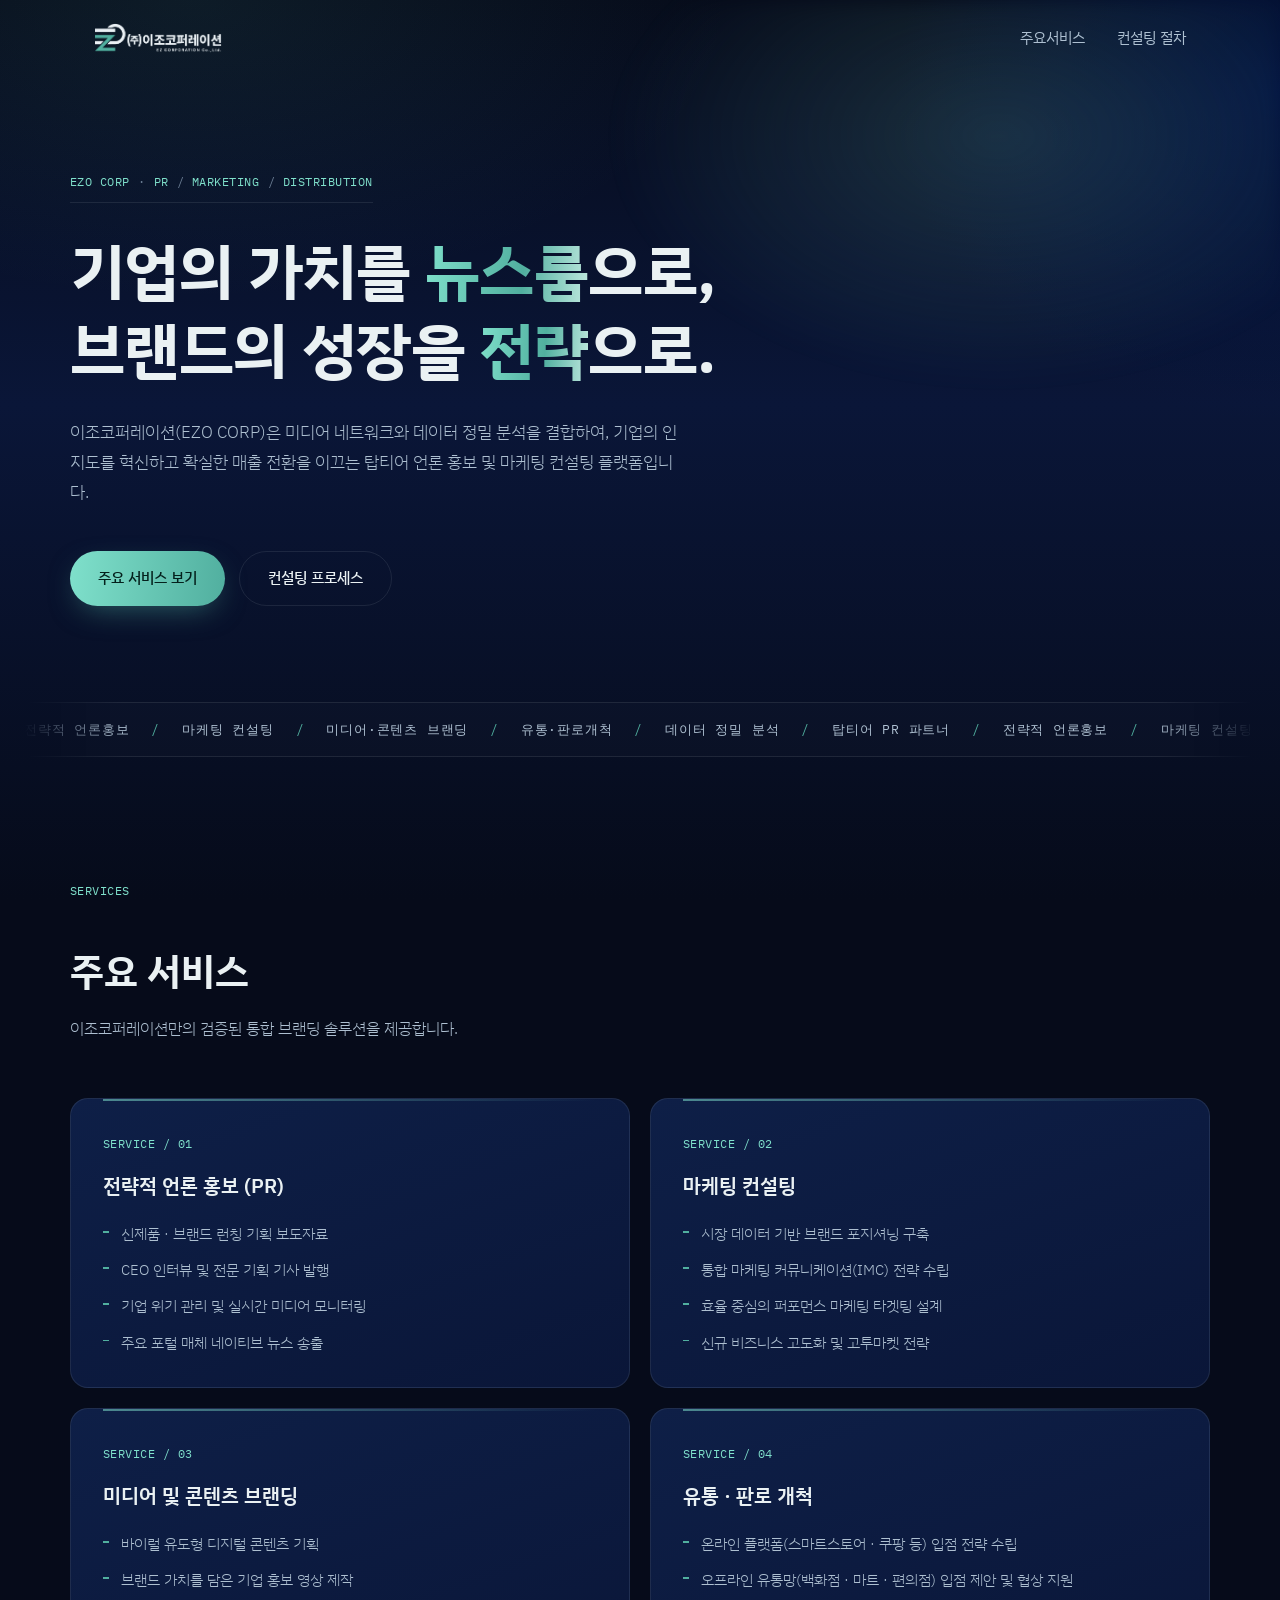
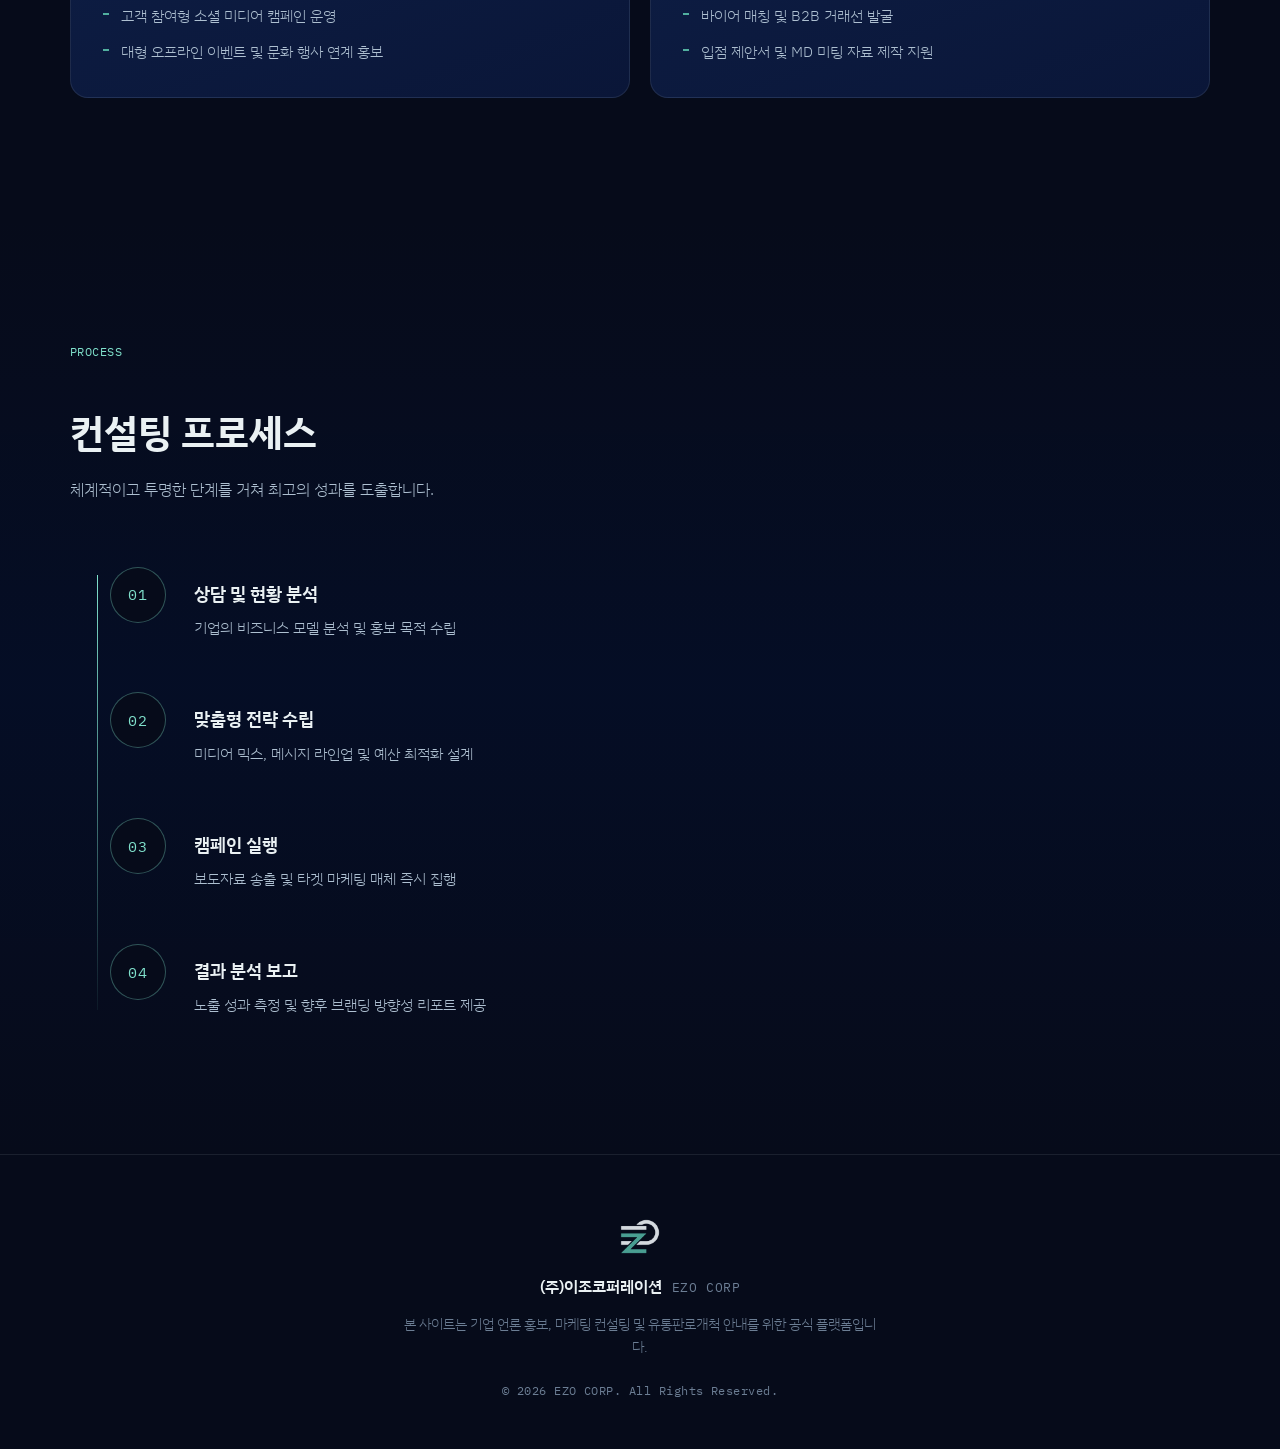
<file: index.html>
<!DOCTYPE html>
<html lang="ko">
<head>
<meta charset="UTF-8">
<meta name="viewport" content="width=device-width, initial-scale=1.0">
<title>이조코퍼레이션 | 기업 언론 홍보 &amp; 마케팅 컨설팅 플랫폼</title>
<meta name="description" content="이조코퍼레이션(EZO CORP)은 미디어 네트워크와 데이터 정밀 분석을 결합하여 기업의 인지도를 혁신하고 매출 전환을 이끄는 언론 홍보, 마케팅 컨설팅, 유통판로개척 전문 플랫폼입니다.">
<meta name="naver-site-verification" content="6fe7982ae2f66254086c52e242c7f82327430b1d" />
<link rel="icon" type="image/x-icon" href="favicon.ico">
<link rel="icon" type="image/png" sizes="32x32" href="favicon-32.png">
<link rel="icon" type="image/png" sizes="192x192" href="favicon-192.png">
<link rel="apple-touch-icon" href="apple-touch-icon.png">
<meta name="google-site-verification" content="EA2Tizvic1wWc7GV7FSx76QEZNzkK5bL35JAaWdREAw" />
<link rel="preconnect" href="https://fonts.googleapis.com">
<link rel="preconnect" href="https://fonts.gstatic.com" crossorigin>
<link href="https://fonts.googleapis.com/css2?family=IBM+Plex+Mono:wght@400;500;600&family=IBM+Plex+Sans+KR:wght@300;400;500;600;700&display=swap" rel="stylesheet">

<link rel="stylesheet" href="styles.css">
</head>
<body>

<a class="skip-link" href="#main">본문으로 바로가기</a>

<header class="site-header" id="site-header">
  <div class="header-inner">
    <a href="#top" class="brand" aria-label="이조코퍼레이션 홈으로 이동">
      <img src="logo-horizontal-light.png" alt="이조코퍼레이션 EZO CORP" class="brand-logo" width="1100" height="257">
    </a>

    <nav class="main-nav" id="main-nav">
      <a href="#services">주요서비스</a>
      <a href="#process">컨설팅 절차</a>
    </nav>

    <button class="nav-toggle" id="nav-toggle" aria-expanded="false" aria-controls="main-nav" aria-label="메뉴 열기">
      <span></span><span></span><span></span>
    </button>
  </div>
</header>

<main id="main">

  <section class="hero" id="top">
    <div class="hero-glow" aria-hidden="true"></div>
    <div class="hero-inner">
      <p class="eyebrow mono">EZO CORP <span class="dot">·</span> PR <span class="dot">/</span> MARKETING <span class="dot">/</span> DISTRIBUTION</p>

      <h1 class="hero-title">
        기업의 가치를 <span class="grad-text">뉴스룸</span>으로,<br>
        브랜드의 성장을 <span class="grad-text">전략</span>으로.
      </h1>

      <p class="hero-sub">
        이조코퍼레이션(EZO CORP)은 미디어 네트워크와 데이터 정밀 분석을 결합하여, 기업의 인지도를 혁신하고
        확실한 매출 전환을 이끄는 탑티어 언론 홍보 및 마케팅 컨설팅 플랫폼입니다.
      </p>

      <div class="hero-cta">
        <a href="#services" class="btn btn-primary">주요 서비스 보기</a>
        <a href="#process" class="btn btn-ghost">컨설팅 프로세스</a>
      </div>
    </div>

    <div class="ticker" aria-hidden="true">
      <div class="ticker-track">
        <span>전략적 언론홍보</span><span class="sep">/</span>
        <span>마케팅 컨설팅</span><span class="sep">/</span>
        <span>미디어·콘텐츠 브랜딩</span><span class="sep">/</span>
        <span>유통·판로개척</span><span class="sep">/</span>
        <span>데이터 정밀 분석</span><span class="sep">/</span>
        <span>탑티어 PR 파트너</span><span class="sep">/</span>
        <span>전략적 언론홍보</span><span class="sep">/</span>
        <span>마케팅 컨설팅</span><span class="sep">/</span>
        <span>미디어·콘텐츠 브랜딩</span><span class="sep">/</span>
        <span>유통·판로개척</span><span class="sep">/</span>
        <span>데이터 정밀 분석</span><span class="sep">/</span>
        <span>탑티어 PR 파트너</span><span class="sep">/</span>
      </div>
    </div>
  </section>

  <section class="section" id="services">
    <div class="section-inner">
      <p class="eyebrow mono">SERVICES</p>
      <h2 class="section-title">주요 서비스</h2>
      <p class="section-sub">이조코퍼레이션만의 검증된 통합 브랜딩 솔루션을 제공합니다.</p>

      <div class="card-grid">

        <article class="card reveal">
          <p class="card-tag mono">SERVICE / 01</p>
          <h3>전략적 언론 홍보 (PR)</h3>
          <ul>
            <li>신제품 · 브랜드 런칭 기획 보도자료</li>
            <li>CEO 인터뷰 및 전문 기획 기사 발행</li>
            <li>기업 위기 관리 및 실시간 미디어 모니터링</li>
            <li>주요 포털 매체 네이티브 뉴스 송출</li>
          </ul>
        </article>

        <article class="card reveal">
          <p class="card-tag mono">SERVICE / 02</p>
          <h3>마케팅 컨설팅</h3>
          <ul>
            <li>시장 데이터 기반 브랜드 포지셔닝 구축</li>
            <li>통합 마케팅 커뮤니케이션(IMC) 전략 수립</li>
            <li>효율 중심의 퍼포먼스 마케팅 타겟팅 설계</li>
            <li>신규 비즈니스 고도화 및 고투마켓 전략</li>
          </ul>
        </article>

        <article class="card reveal">
          <p class="card-tag mono">SERVICE / 03</p>
          <h3>미디어 및 콘텐츠 브랜딩</h3>
          <ul>
            <li>바이럴 유도형 디지털 콘텐츠 기획</li>
            <li>브랜드 가치를 담은 기업 홍보 영상 제작</li>
            <li>고객 참여형 소셜 미디어 캠페인 운영</li>
            <li>대형 오프라인 이벤트 및 문화 행사 연계 홍보</li>
          </ul>
        </article>

        <article class="card reveal">
          <p class="card-tag mono">SERVICE / 04</p>
          <h3>유통 · 판로 개척</h3>
          <ul>
            <li>온라인 플랫폼(스마트스토어 · 쿠팡 등) 입점 전략 수립</li>
            <li>오프라인 유통망(백화점 · 마트 · 편의점) 입점 제안 및 협상 지원</li>
            <li>바이어 매칭 및 B2B 거래선 발굴</li>
            <li>입점 제안서 및 MD 미팅 자료 제작 지원</li>
          </ul>
        </article>

      </div>
    </div>
  </section>

  <section class="section section-alt" id="process">
    <div class="section-inner">
      <p class="eyebrow mono">PROCESS</p>
      <h2 class="section-title">컨설팅 프로세스</h2>
      <p class="section-sub">체계적이고 투명한 단계를 거쳐 최고의 성과를 도출합니다.</p>

      <ol class="timeline">
        <li class="timeline-step reveal">
          <span class="timeline-num mono">01</span>
          <div class="timeline-body">
            <h3>상담 및 현황 분석</h3>
            <p>기업의 비즈니스 모델 분석 및 홍보 목적 수립</p>
          </div>
        </li>
        <li class="timeline-step reveal">
          <span class="timeline-num mono">02</span>
          <div class="timeline-body">
            <h3>맞춤형 전략 수립</h3>
            <p>미디어 믹스, 메시지 라인업 및 예산 최적화 설계</p>
          </div>
        </li>
        <li class="timeline-step reveal">
          <span class="timeline-num mono">03</span>
          <div class="timeline-body">
            <h3>캠페인 실행</h3>
            <p>보도자료 송출 및 타겟 마케팅 매체 즉시 집행</p>
          </div>
        </li>
        <li class="timeline-step reveal">
          <span class="timeline-num mono">04</span>
          <div class="timeline-body">
            <h3>결과 분석 보고</h3>
            <p>노출 성과 측정 및 향후 브랜딩 방향성 리포트 제공</p>
          </div>
        </li>
      </ol>
    </div>
  </section>

</main>

<footer class="site-footer">
  <div class="footer-inner">
    <img src="logo-icon-light.png" alt="" class="footer-mark" width="1000" height="893" aria-hidden="true">
    <p class="footer-name">(주)이조코퍼레이션 <span class="mono">EZO CORP</span></p>
    <p class="footer-desc">본 사이트는 기업 언론 홍보, 마케팅 컨설팅 및 유통판로개척 안내를 위한 공식 플랫폼입니다.</p>
    <p class="footer-copy mono">© 2026 EZO CORP. All Rights Reserved.</p>
  </div>
</footer>

<script src="script.js"></script>
</body>
</html>
</file>
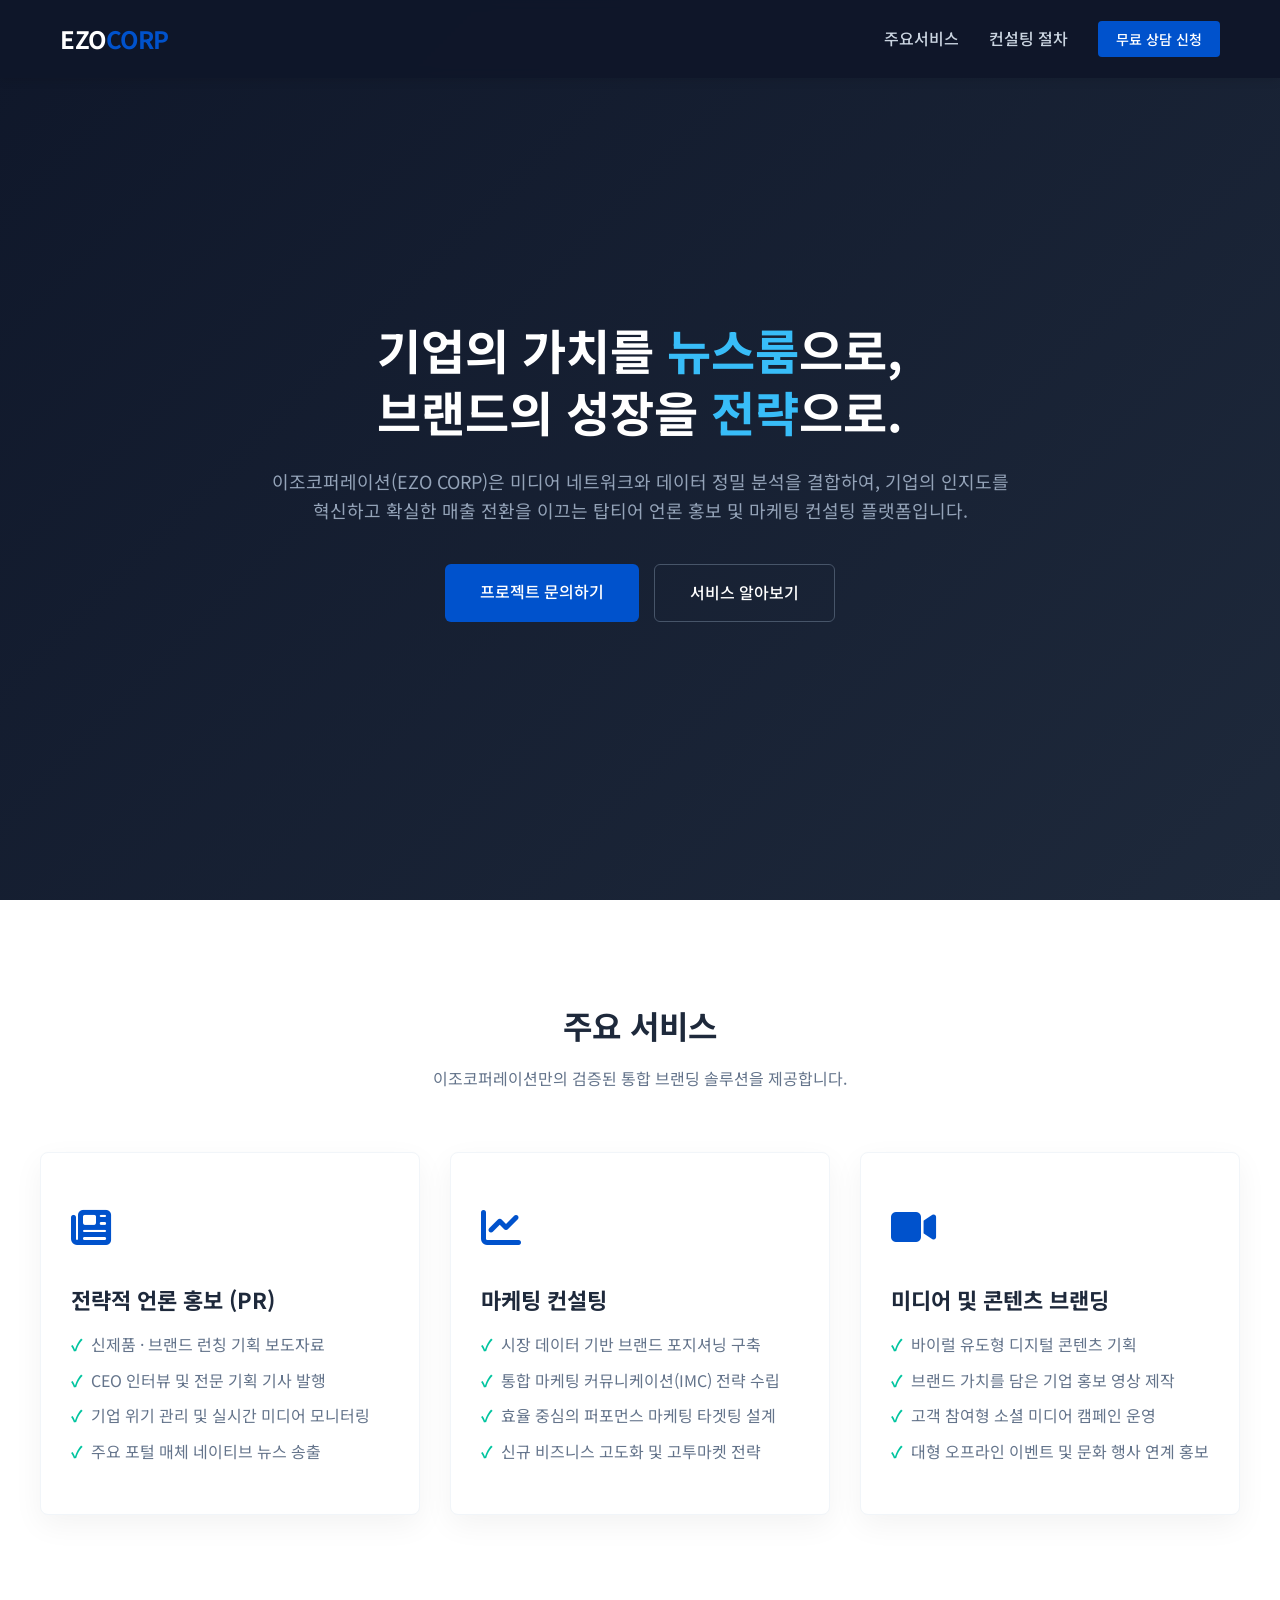
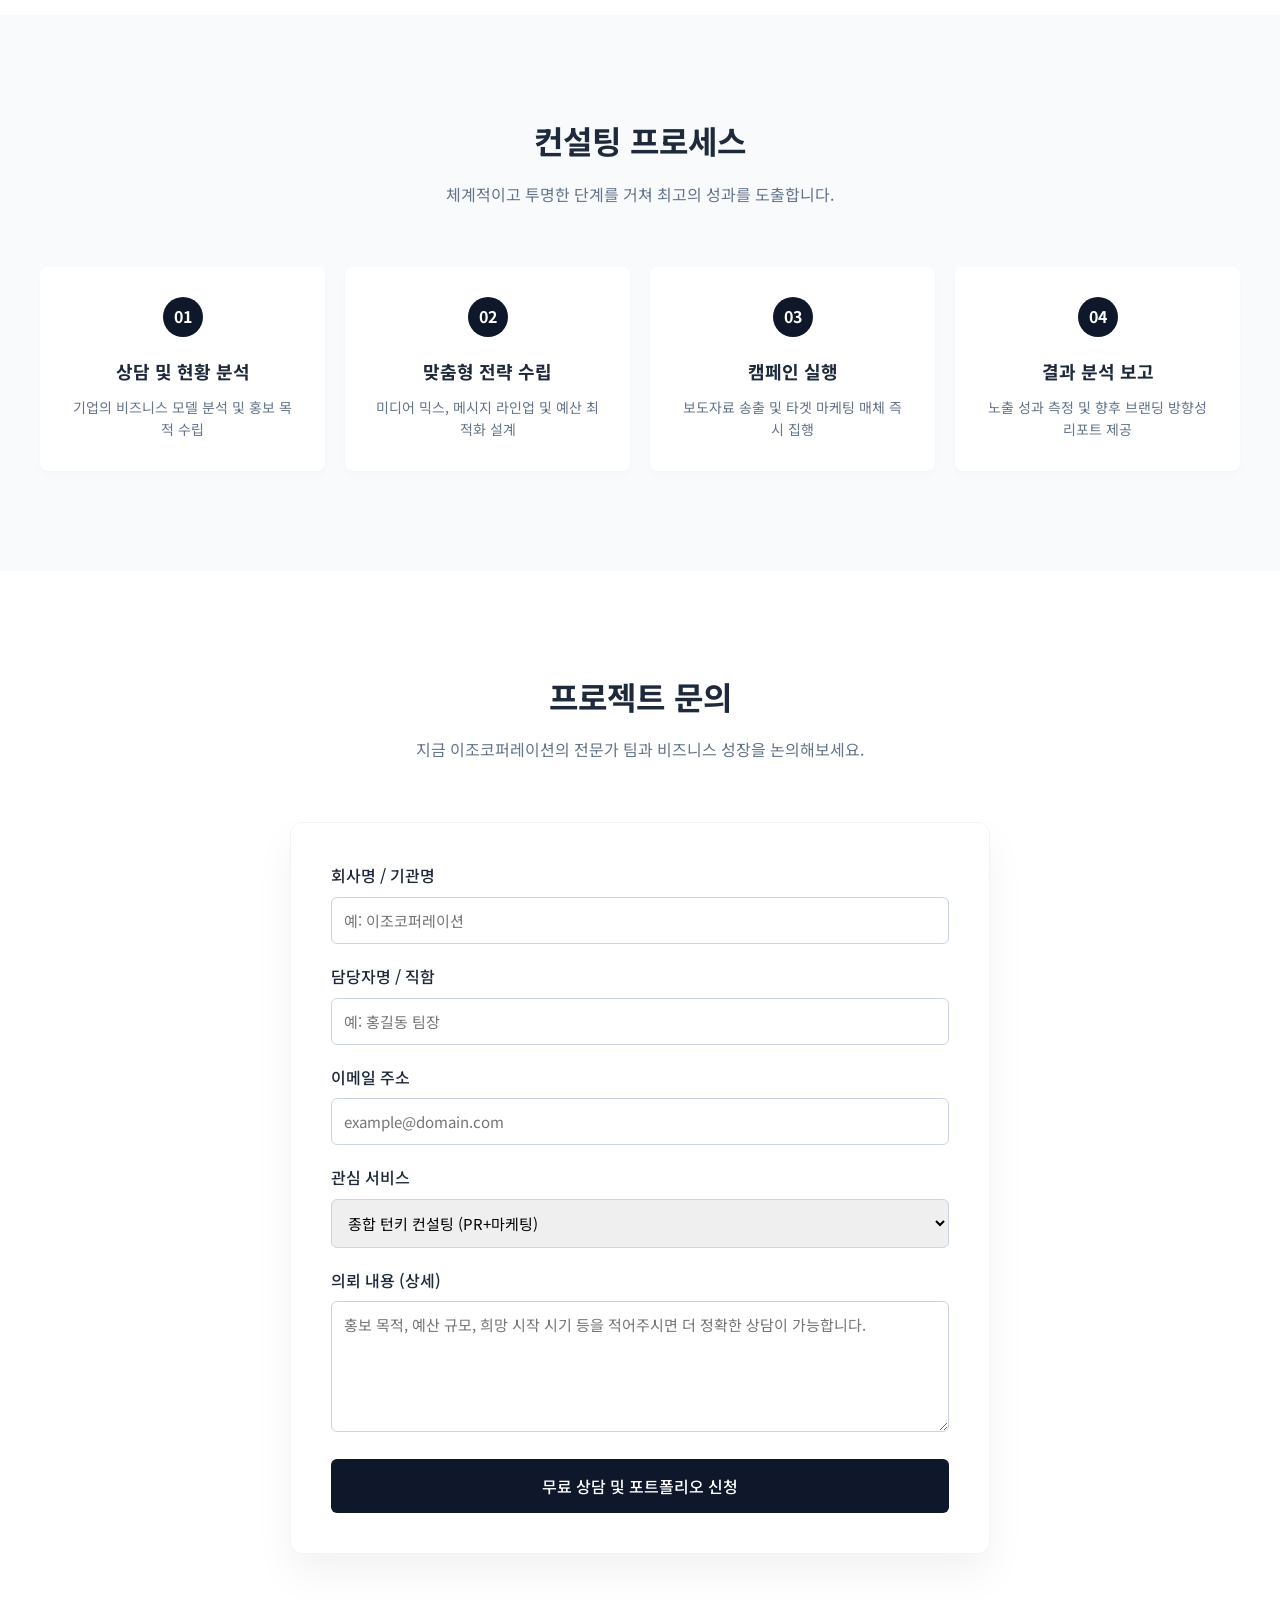
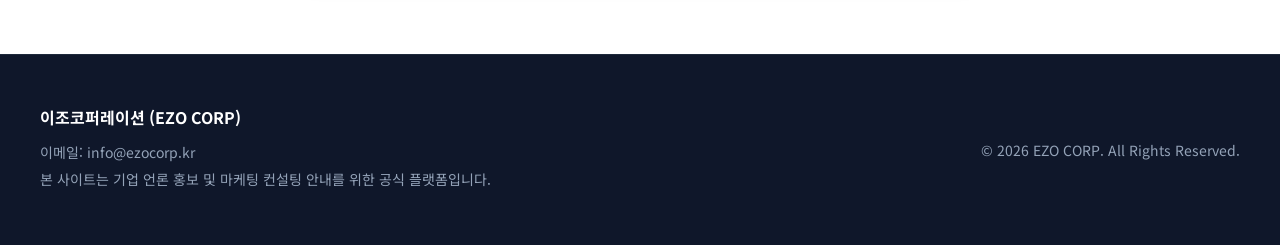
<file: gemini-code-1781671115486.html>
<!DOCTYPE html>
<html lang="ko">
<head>
    <meta charset="UTF-8">
    <meta name="viewport" content="width=device-width, initial-scale=1.0">
    <title>이조코퍼레이션 | 기업 언론 홍보 & 마케팅 컨설팅 플랫폼</title>
    <!-- Google Fonts & FontAwesome Icons -->
    <link href="https://fonts.googleapis.com/css2?family=Noto+Sans+KR:wght@300;400;500;700&display=swap" rel="stylesheet">
    <link rel="stylesheet" href="https://cdnjs.cloudflare.com/ajax/libs/font-awesome/6.4.0/css/all.min.css">
    
    <style>
        :root {
            --primary-color: #0052cc;
            --secondary-color: #00c49f;
            --dark-bg: #0f172a;
            --light-bg: #f8fafc;
            --text-main: #334155;
            --text-muted: #64748b;
            --white: #ffffff;
        }

        * {
            margin: 0;
            padding: 0;
            box-sizing: border-box;
            font-family: 'Noto Sans KR', sans-serif;
            scroll-behavior: smooth;
        }

        body {
            color: var(--text-main);
            background-color: var(--white);
            line-height: 1.6;
        }

        /* Navigation */
        header {
            position: fixed;
            top: 0;
            left: 0;
            width: 100%;
            background-color: rgba(15, 23, 42, 0.95);
            backdrop-filter: blur(5px);
            z-index: 1000;
            box-shadow: 0 2px 10px rgba(0,0,0,0.1);
        }

        .nav-container {
            max-width: 1200px;
            margin: 0 auto;
            display: flex;
            justify-content: space-between;
            align-items: center;
            padding: 20px;
        }

        .logo {
            font-size: 24px;
            font-weight: 700;
            color: var(--white);
            text-decoration: none;
            letter-spacing: -0.5px;
        }

        .logo span {
            color: var(--primary-color);
        }

        .nav-links {
            display: flex;
            list-style: none;
            gap: 30px;
        }

        .nav-links a {
            color: #cbd5e1;
            text-decoration: none;
            font-weight: 500;
            transition: color 0.3s;
        }

        .nav-links a:hover {
            color: var(--white);
        }

        .btn-consulting {
            background-color: var(--primary-color);
            color: var(--white) !important;
            padding: 8px 18px;
            border-radius: 4px;
            font-size: 14px;
        }

        .btn-consulting:hover {
            background-color: #0043a4;
        }

        /* Hero Section */
        .hero {
            background: linear-gradient(135deg, #0f172a 0%, #1e293b 100%);
            min-height: 100vh;
            display: flex;
            align-items: center;
            color: var(--white);
            padding: 120px 20px 80px 20px;
            text-align: center;
        }

        .hero-container {
            max-width: 800px;
            margin: 0 auto;
        }

        .hero h1 {
            font-size: 48px;
            font-weight: 700;
            line-height: 1.3;
            margin-bottom: 24px;
            word-break: keep-all;
        }

        .hero h1 span {
            color: #38bdf8;
        }

        .hero p {
            font-size: 18px;
            color: #94a3b8;
            margin-bottom: 40px;
            word-break: keep-all;
        }

        .hero .cta-buttons {
            display: flex;
            justify-content: center;
            gap: 15px;
        }

        .btn {
            display: inline-block;
            padding: 15px 35px;
            border-radius: 6px;
            font-size: 16px;
            font-weight: 500;
            text-decoration: none;
            transition: all 0.3s;
        }

        .btn-main {
            background-color: var(--primary-color);
            color: var(--white);
        }

        .btn-main:hover {
            background-color: #0043a4;
            transform: translateY(-2px);
        }

        .btn-sub {
            background-color: transparent;
            color: var(--white);
            border: 1px solid #475569;
        }

        .btn-sub:hover {
            background-color: rgba(255,255,255,0.05);
            border-color: var(--white);
        }

        /* Section Global */
        section {
            padding: 100px 20px;
        }

        .section-title {
            text-align: center;
            margin-bottom: 60px;
        }

        .section-title h2 {
            font-size: 32px;
            font-weight: 700;
            margin-bottom: 15px;
            color: #1e293b;
        }

        .section-title p {
            color: var(--text-muted);
            font-size: 16px;
        }

        /* Core Services */
        .services-grid {
            max-width: 1200px;
            margin: 0 auto;
            display: grid;
            grid-template-columns: repeat(auto-fit, minmax(300px, 1fr));
            gap: 30px;
        }

        .service-card {
            background-color: var(--white);
            padding: 40px 30px;
            border-radius: 8px;
            box-shadow: 0 10px 30px rgba(0,0,0,0.05);
            border: 1px solid #f1f5f9;
            transition: transform 0.3s, box-shadow 0.3s;
        }

        .service-card:hover {
            transform: translateY(-5px);
            box-shadow: 0 15px 35px rgba(0,0,0,0.1);
        }

        .service-icon {
            font-size: 40px;
            color: var(--primary-color);
            margin-bottom: 25px;
        }

        .service-card h3 {
            font-size: 22px;
            margin-bottom: 15px;
            color: #1e293b;
        }

        .service-card ul {
            list-style: none;
            color: var(--text-muted);
        }

        .service-card ul li {
            margin-bottom: 10px;
            position: relative;
            padding-left: 20px;
        }

        .service-card ul li::before {
            content: "✓";
            position: absolute;
            left: 0;
            color: var(--secondary-color);
            font-weight: bold;
        }

        /* Process Section */
        .process-section {
            background-color: var(--light-bg);
        }

        .process-container {
            max-width: 1200px;
            margin: 0 auto;
            display: flex;
            justify-content: space-between;
            position: relative;
            flex-wrap: wrap;
            gap: 20px;
        }

        .process-step {
            flex: 1;
            min-width: 240px;
            background: var(--white);
            padding: 30px;
            border-radius: 8px;
            text-align: center;
            box-shadow: 0 4px 6px rgba(0,0,0,0.02);
        }

        .step-number {
            width: 40px;
            height: 40px;
            background-color: var(--dark-bg);
            color: var(--white);
            border-radius: 50%;
            display: flex;
            align-items: center;
            justify-content: center;
            margin: 0 auto 20px auto;
            font-weight: 700;
        }

        .process-step h4 {
            font-size: 18px;
            margin-bottom: 10px;
            color: #1e293b;
        }

        .process-step p {
            font-size: 14px;
            color: var(--text-muted);
        }

        /* Contact Section */
        .contact-container {
            max-width: 700px;
            margin: 0 auto;
            background-color: var(--white);
            padding: 40px;
            border-radius: 12px;
            box-shadow: 0 20px 40px rgba(0,0,0,0.05);
            border: 1px solid #f1f5f9;
        }

        .form-group {
            margin-bottom: 20px;
        }

        .form-group label {
            display: block;
            margin-bottom: 8px;
            font-weight: 500;
            color: #1e293b;
        }

        .form-group input, .form-group select, .form-group textarea {
            width: 100%;
            padding: 12px;
            border: 1px solid #cbd5e1;
            border-radius: 6px;
            font-size: 15px;
            outline: none;
            transition: border-color 0.3s;
        }

        .form-group input:focus, .form-group select:focus, .form-group textarea:focus {
            border-color: var(--primary-color);
        }

        .btn-submit {
            width: 100%;
            background-color: var(--dark-bg);
            color: var(--white);
            border: none;
            padding: 15px;
            font-size: 16px;
            font-weight: 500;
            border-radius: 6px;
            cursor: pointer;
            transition: background-color 0.3s;
        }

        .btn-submit:hover {
            background-color: #1e293b;
        }

        /* Footer */
        footer {
            background-color: var(--dark-bg);
            color: #94a3b8;
            padding: 50px 20px;
            font-size: 14px;
            border-top: 1px solid #1e293b;
        }

        .footer-container {
            max-width: 1200px;
            margin: 0 auto;
            display: flex;
            justify-content: space-between;
            align-items: center;
            flex-wrap: wrap;
            gap: 20px;
        }

        .footer-info p {
            margin-bottom: 5px;
        }

        /* Responsive Design */
        @media (max-width: 768px) {
            .nav-links { display: none; }
            .hero h1 { font-size: 32px; }
            .hero p { font-size: 16px; }
            .hero .cta-buttons { flex-direction: column; }
            .process-container { flex-direction: column; }
            .footer-container { flex-direction: column; text-align: center; }
        }
    </style>
</head>
<body>

    <!-- Header Navigation -->
    <header>
        <div class="nav-container">
            <a href="#" class="logo">EZO<span>CORP</span></a>
            <ul class="nav-links">
                <li><a href="#services">주요서비스</a></li>
                <li><a href="#process">컨설팅 절차</a></li>
                <li><a href="#contact" class="btn-consulting">무료 상담 신청</a></li>
            </ul>
        </div>
    </header>

    <!-- Hero Section -->
    <section class="hero" id="home">
        <div class="hero-container">
            <h1>기업의 가치를 <span>뉴스룸</span>으로,<br>브랜드의 성장을 <span>전략</span>으로.</h1>
            <p>이조코퍼레이션(EZO CORP)은 미디어 네트워크와 데이터 정밀 분석을 결합하여, 기업의 인지도를 혁신하고 확실한 매출 전환을 이끄는 탑티어 언론 홍보 및 마케팅 컨설팅 플랫폼입니다.</p>
            <div class="cta-buttons">
                <a href="#contact" class="btn btn-main">프로젝트 문의하기</a>
                <a href="#services" class="btn btn-sub">서비스 알아보기</a>
            </div>
        </div>
    </section>

    <!-- Services Section -->
    <section id="services">
        <div class="section-title">
            <h2>주요 서비스</h2>
            <p>이조코퍼레이션만의 검증된 통합 브랜딩 솔루션을 제공합니다.</p>
        </div>
        <div class="services-grid">
            <!-- Card 1 -->
            <div class="service-card">
                <div class="service-icon"><i class="fa-solid fa-newspaper"></i></div>
                <h3>전략적 언론 홍보 (PR)</h3>
                <ul>
                    <li>신제품 · 브랜드 런칭 기획 보도자료</li>
                    <li>CEO 인터뷰 및 전문 기획 기사 발행</li>
                    <li>기업 위기 관리 및 실시간 미디어 모니터링</li>
                    <li>주요 포털 매체 네이티브 뉴스 송출</li>
                </ul>
            </div>
            <!-- Card 2 -->
            <div class="service-card">
                <div class="service-icon"><i class="fa-solid fa-chart-line"></i></div>
                <h3>마케팅 컨설팅</h3>
                <ul>
                    <li>시장 데이터 기반 브랜드 포지셔닝 구축</li>
                    <li>통합 마케팅 커뮤니케이션(IMC) 전략 수립</li>
                    <li>효율 중심의 퍼포먼스 마케팅 타겟팅 설계</li>
                    <li>신규 비즈니스 고도화 및 고투마켓 전략</li>
                </ul>
            </div>
            <!-- Card 3 -->
            <div class="service-card">
                <div class="service-icon"><i class="fa-solid fa-video"></i></div>
                <h3>미디어 및 콘텐츠 브랜딩</h3>
                <ul>
                    <li>바이럴 유도형 디지털 콘텐츠 기획</li>
                    <li>브랜드 가치를 담은 기업 홍보 영상 제작</li>
                    <li>고객 참여형 소셜 미디어 캠페인 운영</li>
                    <li>대형 오프라인 이벤트 및 문화 행사 연계 홍보</li>
                </ul>
            </div>
        </div>
    </section>

    <!-- Process Section -->
    <section id="process" class="process-section">
        <div class="section-title">
            <h2>컨설팅 프로세스</h2>
            <p>체계적이고 투명한 단계를 거쳐 최고의 성과를 도출합니다.</p>
        </div>
        <div class="process-container">
            <div class="process-step">
                <div class="step-number">01</div>
                <h4>상담 및 현황 분석</h4>
                <p>기업의 비즈니스 모델 분석 및 홍보 목적 수립</p>
            </div>
            <div class="process-step">
                <div class="step-number">02</div>
                <h4>맞춤형 전략 수립</h4>
                <p>미디어 믹스, 메시지 라인업 및 예산 최적화 설계</p>
            </div>
            <div class="process-step">
                <div class="step-number">03</div>
                <h4>캠페인 실행</h4>
                <p>보도자료 송출 및 타겟 마케팅 매체 즉시 집행</p>
            </div>
            <div class="process-step">
                <div class="step-number">04</div>
                <h4>결과 분석 보고</h4>
                <p>노출 성과 측정 및 향후 브랜딩 방향성 리포트 제공</p>
            </div>
        </div>
    </section>

    <!-- Contact Section -->
    <section id="contact">
        <div class="section-title">
            <h2>프로젝트 문의</h2>
            <p>지금 이조코퍼레이션의 전문가 팀과 비즈니스 성장을 논의해보세요.</p>
        </div>
        <div class="contact-container">
            <!-- 폼 전송을 위해 추후 백엔드 연동 가능 (기본형) -->
            <form action="#" method="POST" onsubmit="alert('상담 신청이 완료되었습니다. 담당자가 신속히 연락드리겠습니다.'); return false;">
                <div class="form-group">
                    <label for="company">회사명 / 기관명</label>
                    <input type="text" id="company" required placeholder="예: 이조코퍼레이션">
                </div>
                <div class="form-group">
                    <label for="name">담당자명 / 직함</label>
                    <input type="text" id="name" required placeholder="예: 홍길동 팀장">
                </div>
                <div class="form-group">
                    <label for="email">이메일 주소</label>
                    <input type="email" id="email" required placeholder="example@domain.com">
                </div>
                <div class="form-group">
                    <label for="service-type">관심 서비스</label>
                    <select id="service-type">
                        <option value="all">종합 턴키 컨설팅 (PR+마케팅)</option>
                        <option value="pr">언론 홍보 (보도자료 / 인터뷰)</option>
                        <option value="marketing">마케팅 전략 및 퍼포먼스 광고</option>
                        <option value="media">콘텐츠 및 영상 제작 브랜딩</option>
                    </select>
                </div>
                <div class="form-group">
                    <label for="message">의뢰 내용 (상세)</label>
                    <textarea id="message" rows="5" required placeholder="홍보 목적, 예산 규모, 희망 시작 시기 등을 적어주시면 더 정확한 상담이 가능합니다."></textarea>
                </div>
                <button type="submit" class="btn-submit">무료 상담 및 포트폴리오 신청</button>
            </form>
        </div>
    </section>

    <!-- Footer -->
    <footer>
        <div class="footer-container">
            <div class="footer-info">
                <strong style="color: #fff; font-size: 16px; display: block; margin-bottom: 10px;">이조코퍼레이션 (EZO CORP)</strong>
                <p>이메일: info@ezocorp.kr</p>
                <p>본 사이트는 기업 언론 홍보 및 마케팅 컨설팅 안내를 위한 공식 플랫폼입니다.</p>
            </div>
            <div class="footer-copyright">
                &copy; 2026 EZO CORP. All Rights Reserved.
            </div>
        </div>
    </footer>

</body>
</html>
</file>
<file: styles.css>
/* ===========================================================
   이조코퍼레이션 — Design tokens
   Navy/teal sourced directly from brand mark:
   navy #001959 · teal #51AF9F
   =========================================================== */
:root{
  --navy-brand: #001959;
  --bg-base:    #060B1A;
  --bg-mid:     #0A1638;
  --bg-card:    #0E1F47;
  --bg-card-hi: #11264F;

  --teal:        #51AF9F;
  --teal-bright: #7FE0CB;

  --ink-0: #EAF1F3;
  --ink-1: #AEC0D1;
  --ink-2: #6C7E94;

  --line:      rgba(234,241,243,0.09);
  --line-hi:   rgba(127,224,203,0.35);

  --font-display: 'IBM Plex Sans KR', 'Pretendard', sans-serif;
  --font-mono:    'IBM Plex Mono', 'SFMono-Regular', monospace;

  --max: 1140px;
  --ease: cubic-bezier(.22,1,.36,1);
}

*{ box-sizing: border-box; }
html{ scroll-behavior: smooth; }
@media (prefers-reduced-motion: reduce){
  html{ scroll-behavior: auto; }
  *{ animation-duration: 0.001ms !important; animation-iteration-count: 1 !important; transition-duration: 0.001ms !important; }
}

body{
  margin:0;
  background: var(--bg-base);
  color: var(--ink-0);
  font-family: var(--font-display);
  font-weight: 400;
  line-height: 1.6;
  -webkit-font-smoothing: antialiased;
}

img{ max-width:100%; display:block; }
a{ color: inherit; text-decoration: none; }
ul{ margin:0; padding:0; list-style:none; }
h1,h2,h3,p{ margin:0; }

.mono{ font-family: var(--font-mono); letter-spacing: 0.04em; }

::selection{ background: var(--teal); color: var(--bg-base); }

:focus-visible{
  outline: 2px solid var(--teal-bright);
  outline-offset: 3px;
  border-radius: 4px;
}

.skip-link{
  position:absolute; left:-999px; top:auto;
  background: var(--teal); color:#04201c; padding:10px 16px; border-radius: 8px; z-index: 999;
}
.skip-link:focus{ left: 16px; top: 16px; }

/* ===== Background atmosphere ===== */
body{
  background-image:
    radial-gradient(ellipse 900px 500px at 15% 0%, rgba(81,175,159,0.10), transparent 60%),
    radial-gradient(ellipse 700px 600px at 100% 10%, rgba(0,25,89,0.55), transparent 55%),
    linear-gradient(180deg, var(--bg-base) 0%, var(--bg-mid) 45%, var(--bg-base) 100%);
  background-attachment: fixed;
}

/* ===========================================================
   Header
   =========================================================== */
.site-header{
  position: fixed; top:0; left:0; right:0; z-index: 100;
  border-bottom: 1px solid transparent;
  transition: background-color .35s var(--ease), border-color .35s var(--ease), backdrop-filter .35s var(--ease);
}
.site-header.is-scrolled{
  background: rgba(6,11,26,0.72);
  backdrop-filter: blur(14px) saturate(140%);
  -webkit-backdrop-filter: blur(14px) saturate(140%);
  border-bottom-color: var(--line);
}
.header-inner{
  max-width: var(--max); margin: 0 auto; padding: 0 24px;
  height: 76px; display:flex; align-items:center; justify-content: space-between;
  gap: 24px;
}
.brand{ display:flex; align-items:center; flex-shrink:0; }
.brand-logo{ height: 30px; width:auto; }

.main-nav{ display:flex; gap: 32px; font-size: 0.95rem; color: var(--ink-1); }
.main-nav a{ position:relative; padding: 6px 0; transition: color .25s; }
.main-nav a::after{
  content:''; position:absolute; left:0; right:100%; bottom:0; height:1px;
  background: var(--teal-bright); transition: right .3s var(--ease);
}
.main-nav a:hover{ color: var(--ink-0); }
.main-nav a:hover::after{ right:0; }

.nav-toggle{
  display:none; flex-direction:column; justify-content:center; gap:5px;
  width: 38px; height: 38px; background:none; border:none; cursor:pointer; padding:0;
}
.nav-toggle span{ width: 22px; height: 1.5px; background: var(--ink-0); transition: transform .3s, opacity .3s; }
.nav-toggle.is-open span:nth-child(1){ transform: translateY(6.5px) rotate(45deg); }
.nav-toggle.is-open span:nth-child(2){ opacity:0; }
.nav-toggle.is-open span:nth-child(3){ transform: translateY(-6.5px) rotate(-45deg); }

@media (max-width: 720px){
  .nav-toggle{ display:flex; }
  .main-nav{
    position:absolute; top:76px; left:0; right:0;
    background: rgba(6,11,26,0.97); backdrop-filter: blur(14px);
    flex-direction:column; gap:0; border-bottom: 1px solid var(--line);
    max-height:0; overflow:hidden; transition: max-height .35s var(--ease);
  }
  .main-nav.is-open{ max-height: 220px; }
  .main-nav a{ padding: 18px 24px; border-top: 1px solid var(--line); }
}

/* ===========================================================
   Hero
   =========================================================== */
.hero{
  position:relative;
  padding: 168px 24px 0;
  overflow:hidden;
}
.hero-glow{
  position:absolute; inset:0; pointer-events:none; z-index:0;
  background:
    radial-gradient(560px 360px at 78% 18%, rgba(127,224,203,0.16), transparent 70%);
  filter: blur(10px);
}
.hero-inner{
  position:relative; z-index:1;
  max-width: var(--max); margin: 0 auto;
  padding-bottom: 96px;
}
.eyebrow{
  display:inline-flex; align-items:center; gap:8px;
  font-size: 0.78rem; color: var(--teal-bright);
  text-transform: uppercase;
  margin-bottom: 28px;
  padding-bottom: 10px;
  border-bottom: 1px solid var(--line);
}
.eyebrow .dot{ color: var(--ink-2); }

.hero-title{
  font-size: clamp(2.1rem, 5.4vw, 3.85rem);
  font-weight: 700;
  letter-spacing: -0.01em;
  line-height: 1.28;
  max-width: 900px;
  color: var(--ink-0);
}
.grad-text{
  background: linear-gradient(95deg, var(--teal-bright), var(--teal) 60%, #BFE9DF);
  -webkit-background-clip: text; background-clip: text; color: transparent;
}

.hero-sub{
  margin-top: 28px;
  max-width: 620px;
  font-size: 1.05rem;
  color: var(--ink-1);
  font-weight: 300;
  line-height: 1.8;
}

.hero-cta{ display:flex; gap:14px; margin-top: 44px; flex-wrap: wrap; }
.btn{
  display:inline-flex; align-items:center; justify-content:center;
  padding: 14px 28px; border-radius: 999px;
  font-size: 0.95rem; font-weight: 500;
  transition: transform .3s var(--ease), box-shadow .3s var(--ease), background .3s, border-color .3s;
}
.btn-primary{
  background: linear-gradient(95deg, var(--teal-bright), var(--teal));
  color: #04201c;
  box-shadow: 0 10px 30px -10px rgba(81,175,159,0.55);
}
.btn-primary:hover{ transform: translateY(-2px); box-shadow: 0 16px 36px -10px rgba(127,224,203,0.6); }
.btn-ghost{
  border: 1px solid var(--line);
  color: var(--ink-0);
}
.btn-ghost:hover{ border-color: var(--line-hi); background: rgba(255,255,255,0.03); transform: translateY(-2px); }

/* ----- Ticker (signature element) ----- */
.ticker{
  position: relative;
  border-top: 1px solid var(--line);
  border-bottom: 1px solid var(--line);
  background: rgba(255,255,255,0.015);
  overflow: hidden;
  padding: 16px 0;
  -webkit-mask-image: linear-gradient(90deg, transparent, #000 8%, #000 92%, transparent);
  mask-image: linear-gradient(90deg, transparent, #000 8%, #000 92%, transparent);
}
.ticker-track{
  display:flex; align-items:center; gap: 22px; white-space:nowrap;
  width: max-content;
  font-family: var(--font-mono);
  font-size: 0.82rem;
  letter-spacing: 0.06em;
  color: var(--ink-1);
  animation: ticker-scroll 32s linear infinite;
}
.ticker-track .sep{ color: var(--teal); }
.ticker:hover .ticker-track{ animation-play-state: paused; }
@keyframes ticker-scroll{
  from{ transform: translateX(0); }
  to{ transform: translateX(-50%); }
}

/* ===========================================================
   Sections (shared)
   =========================================================== */
.section{ padding: 120px 24px; position:relative; }
.section-alt{ background: linear-gradient(180deg, transparent, rgba(0,25,89,0.18), transparent); }
.section-inner{ max-width: var(--max); margin:0 auto; }

.section .eyebrow{ border-bottom:none; padding-bottom:0; }
.section-title{
  font-size: clamp(1.7rem, 3.2vw, 2.4rem);
  font-weight: 700;
  margin-top: 12px;
  color: var(--ink-0);
}
.section-sub{
  margin-top: 14px;
  color: var(--ink-1);
  font-weight: 300;
  max-width: 560px;
  font-size: 1rem;
}

/* ----- reveal-on-scroll -----
   Content is visible by default (progressive enhancement).
   JS adds .reveal-armed only when it can also guarantee the
   reveal will fire, so a JS failure never hides content. */
.reveal{
  opacity: 1; transform: none;
  transition: opacity .7s var(--ease), transform .7s var(--ease);
}
.reveal.reveal-armed{ opacity: 0; transform: translateY(22px); }

/* ===========================================================
   Services
   =========================================================== */
.card-grid{
  margin-top: 56px;
  display:grid;
  grid-template-columns: repeat(2, 1fr);
  gap: 20px;
}
.card{
  position: relative;
  padding: 36px 32px 32px;
  border-radius: 18px;
  background: linear-gradient(160deg, var(--bg-card), var(--bg-mid));
  border: 1px solid var(--line);
  transition: transform .4s var(--ease), border-color .4s var(--ease), background .4s var(--ease);
}
.card::before{
  content:'';
  position:absolute; top:0; left: 32px; right: 32px; height:2px;
  background: linear-gradient(90deg, var(--teal-bright), transparent);
  opacity: .55;
}
.card:hover{
  transform: translateY(-6px);
  border-color: var(--line-hi);
  background: linear-gradient(160deg, var(--bg-card-hi), var(--bg-mid));
}
.card-tag{ font-size: 0.74rem; color: var(--teal-bright); margin-bottom: 16px; }
.card h3{ font-size: 1.28rem; font-weight: 600; color: var(--ink-0); margin-bottom: 20px; }
.card ul{ display:flex; flex-direction:column; gap: 12px; }
.card li{
  position:relative; padding-left: 18px;
  color: var(--ink-1); font-size: 0.94rem; font-weight: 300; line-height:1.6;
}
.card li::before{
  content:''; position:absolute; left:0; top:9px;
  width:6px; height:1.5px; background: var(--teal);
}

@media (max-width: 760px){
  .card-grid{ grid-template-columns: 1fr; }
}

/* ===========================================================
   Process timeline
   =========================================================== */
.timeline{ margin-top: 64px; position:relative; }
.timeline::before{
  content:'';
  position:absolute; left: 27px; top: 8px; bottom: 8px; width:1px;
  background: linear-gradient(180deg, var(--teal-bright), rgba(81,175,159,0.08));
}
.timeline-step{
  position:relative;
  display:flex; gap: 28px;
  padding-bottom: 52px;
}
.timeline-step:last-child{ padding-bottom: 0; }
.timeline-num{
  position:relative; z-index:1; flex-shrink:0;
  width: 56px; height: 56px;
  display:flex; align-items:center; justify-content:center;
  border-radius:50%;
  background: var(--bg-base);
  border: 1px solid var(--line-hi);
  color: var(--teal-bright);
  font-size: 0.95rem;
}
.timeline-body{ padding-top: 12px; }
.timeline-body h3{ font-size: 1.15rem; font-weight: 600; margin-bottom: 8px; color: var(--ink-0); }
.timeline-body p{ color: var(--ink-1); font-weight: 300; font-size: 0.95rem; }

/* ===========================================================
   Footer
   =========================================================== */
.site-footer{
  border-top: 1px solid var(--line);
  padding: 64px 24px 48px;
  text-align:center;
}
.footer-inner{ max-width: 480px; margin: 0 auto; }
.footer-mark{ width: 40px; height:auto; margin: 0 auto 20px; opacity: .9; }
.footer-name{ font-size: 1rem; color: var(--ink-0); font-weight: 600; }
.footer-name .mono{ color: var(--ink-2); font-weight: 400; font-size: 0.82rem; margin-left: 6px; }
.footer-desc{ margin-top: 12px; color: var(--ink-2); font-size: 0.85rem; font-weight:300; line-height:1.7; }
.footer-copy{ margin-top: 24px; color: var(--ink-2); font-size: 0.74rem; }
</file>
